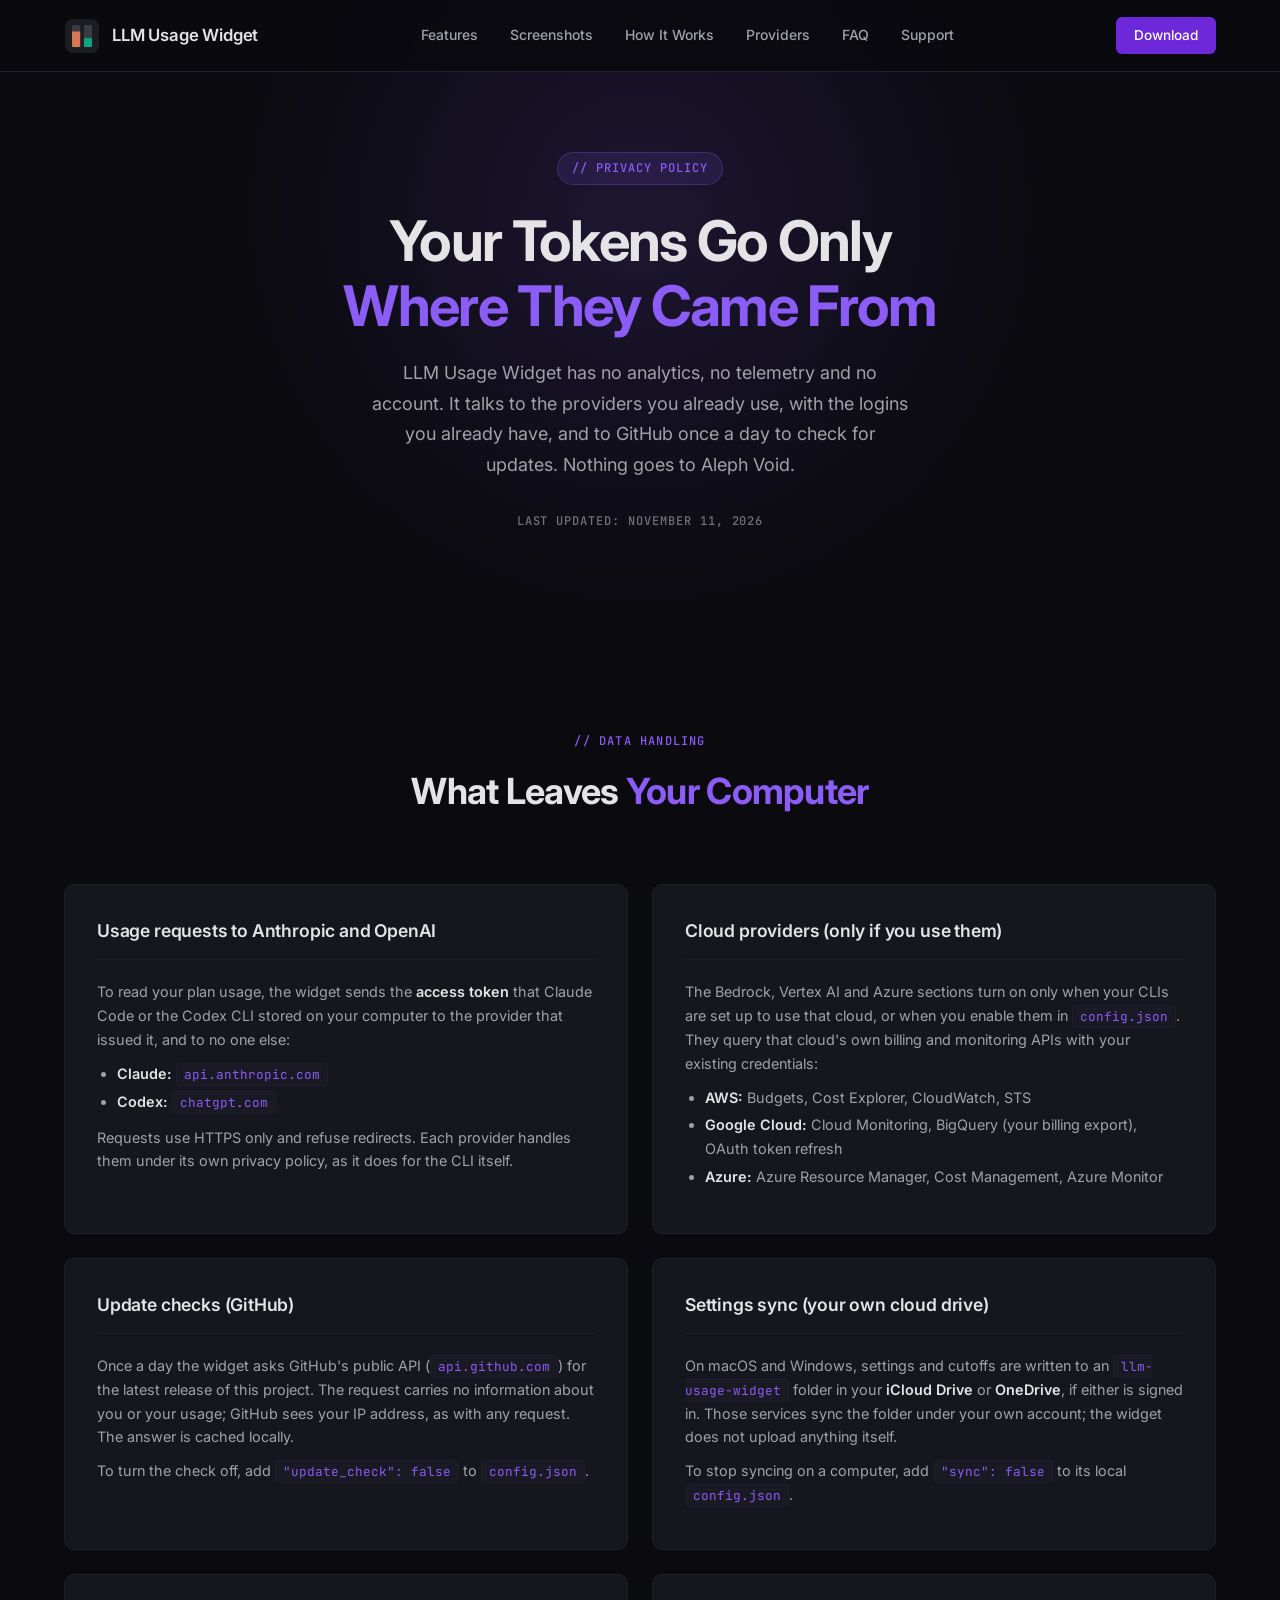
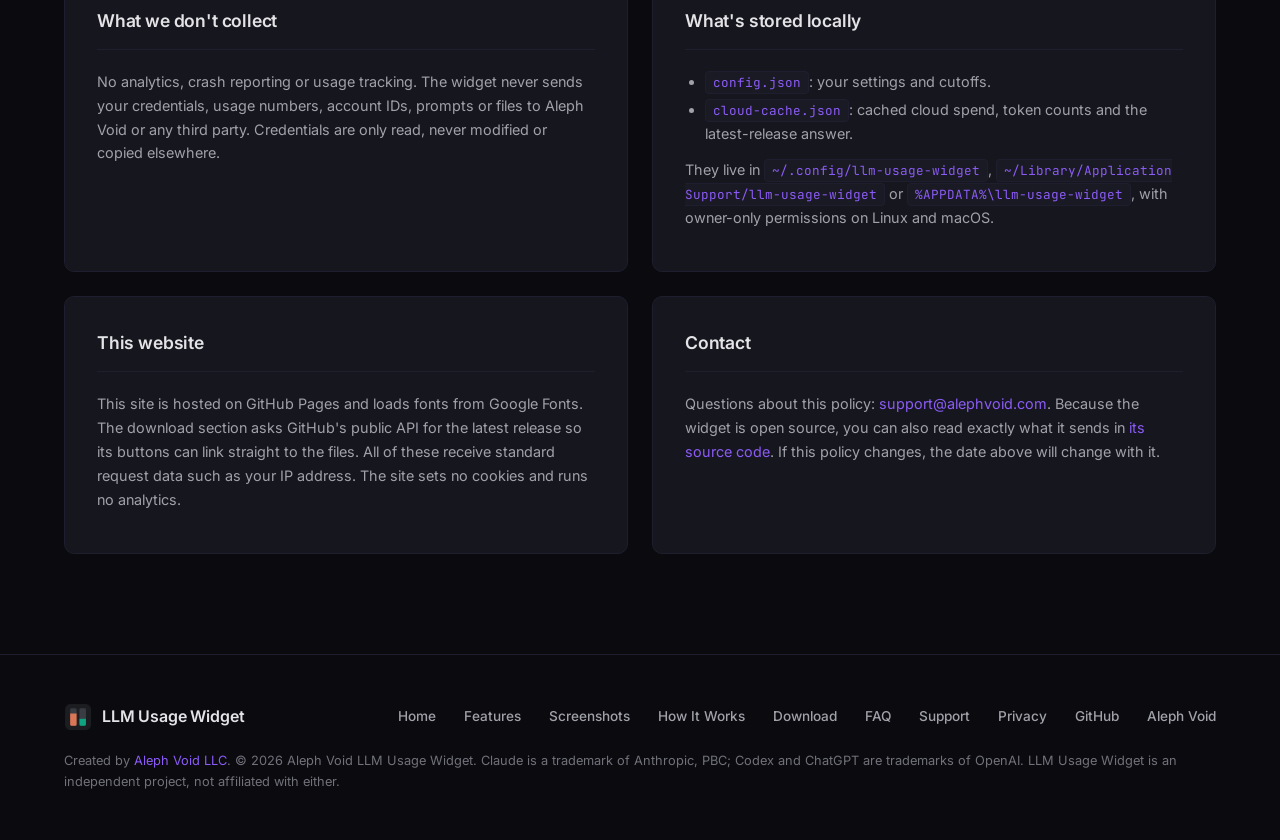
<file: site/privacy.html>
<!DOCTYPE html>
<html lang="en">
<head>
  <meta charset="UTF-8" />
  <meta name="viewport" content="width=device-width, initial-scale=1.0" />
  <title>Privacy Policy &mdash; Aleph Void LLM Usage Widget</title>
  <meta name="description" content="LLM Usage Widget has no analytics or telemetry. It sends each login token only to the provider that issued it and checks GitHub once a day for updates." />
  <link rel="icon" href="/favicon.ico" sizes="48x48" />
  <link rel="icon" type="image/svg+xml" href="assets/img/logo.svg" />
  <link rel="icon" type="image/png" href="assets/img/app-icon.png" sizes="256x256" />

  <!-- Open Graph -->
  <meta property="og:type" content="website" />
  <meta property="og:site_name" content="Aleph Void LLM Usage Widget" />
  <meta property="og:url" content="https://llm-usage-widget.alephvoid.com/privacy.html" />
  <meta property="og:title" content="LLM Usage Widget — Your Claude & Codex Limits, Always in View" />
  <meta property="og:description" content="Session and weekly limits, model-scoped limits and time until each reset, in your top bar, menu bar or taskbar. Free and open source for Linux, macOS and Windows." />
  <meta property="og:image" content="https://llm-usage-widget.alephvoid.com/assets/img/app-icon.png" />
  <meta property="og:image:type" content="image/png" />
  <meta property="og:image:width" content="256" />
  <meta property="og:image:height" content="256" />
  <meta property="og:image:alt" content="LLM Usage Widget icon" />

  <!-- Twitter Card -->
  <meta name="twitter:card" content="summary" />
  <meta name="twitter:title" content="LLM Usage Widget — Your Claude & Codex Limits, Always in View" />
  <meta name="twitter:description" content="Claude and Codex plan usage limits with reset countdowns, in the Linux top bar, macOS menu bar or Windows taskbar. Free and open source." />
  <meta name="twitter:image" content="https://llm-usage-widget.alephvoid.com/assets/img/app-icon.png" />
  <meta name="twitter:image:alt" content="LLM Usage Widget icon" />
  <link rel="preconnect" href="https://fonts.googleapis.com" />
  <link rel="preconnect" href="https://fonts.gstatic.com" crossorigin />
  <link href="https://fonts.googleapis.com/css2?family=Inter:wght@300;400;500;600;700&family=JetBrains+Mono:wght@400;500&display=swap" rel="stylesheet" />
  <link rel="stylesheet" href="styles.css" />
</head>
<body>
  <!-- Navigation -->
  <nav id="nav">
    <div class="nav-inner">
      <a href="index.html" class="nav-brand">
        <img class="nav-logo" src="assets/img/app-icon.png" alt="LLM Usage Widget" />
        <span>LLM Usage Widget</span>
      </a>
      <div class="nav-links">
        <a href="index.html#features">Features</a>
        <a href="index.html#screenshots">Screenshots</a>
        <a href="index.html#how-it-works">How It Works</a>
        <a href="index.html#providers">Providers</a>
        <a href="index.html#faq">FAQ</a>
        <a href="support.html">Support</a>
      </div>
      <div class="nav-actions">
        <a href="index.html#install" class="btn btn-sm btn-primary">Download</a>
      </div>
      <button class="mobile-menu-btn" id="mobile-menu-btn" aria-label="Menu">
        <span></span><span></span><span></span>
      </button>
    </div>
    <div class="mobile-menu" id="mobile-menu">
      <a href="index.html#features">Features</a>
      <a href="index.html#screenshots">Screenshots</a>
      <a href="index.html#how-it-works">How It Works</a>
      <a href="index.html#providers">Providers</a>
      <a href="index.html#faq">FAQ</a>
      <a href="support.html">Support</a>
      <a href="index.html#install" class="btn btn-primary">Download</a>
    </div>
  </nav>

  <!-- Hero -->
  <section class="hero">
    <div class="container">
      <div class="hero-content">
        <div class="hero-badge">// Privacy Policy</div>
        <h1>Your Tokens Go Only<br /><span class="text-gradient">Where They Came From</span></h1>
        <p class="hero-subtitle">
          LLM Usage Widget has no analytics, no telemetry and no account. It talks to the
          providers you already use, with the logins you already have, and to GitHub once a day
          to check for updates. Nothing goes to Aleph Void.
        </p>
        <p class="hero-platforms-label">Last updated: November 11, 2026</p>
      </div>
    </div>
  </section>

  <section class="docs">
    <div class="container">
      <div class="section-header">
        <span class="section-label">// Data Handling</span>
        <h2>What Leaves <span class="text-gradient">Your Computer</span></h2>
      </div>
      <div class="docs-grid">
        <div class="doc-card">
          <h3>Usage requests to Anthropic and OpenAI</h3>
          <div class="doc-content">
            <p>To read your plan usage, the widget sends the <strong>access token</strong> that Claude Code or the Codex CLI stored on your computer to the provider that issued it, and to no one else:</p>
            <ul>
              <li><strong>Claude:</strong> <code>api.anthropic.com</code></li>
              <li><strong>Codex:</strong> <code>chatgpt.com</code></li>
            </ul>
            <p>Requests use HTTPS only and refuse redirects. Each provider handles them under its own privacy policy, as it does for the CLI itself.</p>
          </div>
        </div>
        <div class="doc-card">
          <h3>Cloud providers (only if you use them)</h3>
          <div class="doc-content">
            <p>The Bedrock, Vertex AI and Azure sections turn on only when your CLIs are set up to use that cloud, or when you enable them in <code>config.json</code>. They query that cloud's own billing and monitoring APIs with your existing credentials:</p>
            <ul>
              <li><strong>AWS:</strong> Budgets, Cost Explorer, CloudWatch, STS</li>
              <li><strong>Google Cloud:</strong> Cloud Monitoring, BigQuery (your billing export), OAuth token refresh</li>
              <li><strong>Azure:</strong> Azure Resource Manager, Cost Management, Azure Monitor</li>
            </ul>
          </div>
        </div>
        <div class="doc-card">
          <h3>Update checks (GitHub)</h3>
          <div class="doc-content">
            <p>Once a day the widget asks GitHub's public API (<code>api.github.com</code>) for the latest release of this project. The request carries no information about you or your usage; GitHub sees your IP address, as with any request. The answer is cached locally.</p>
            <p>To turn the check off, add <code>"update_check": false</code> to <code>config.json</code>.</p>
          </div>
        </div>
        <div class="doc-card">
          <h3>Settings sync (your own cloud drive)</h3>
          <div class="doc-content">
            <p>On macOS and Windows, settings and cutoffs are written to an <code>llm-usage-widget</code> folder in your <strong>iCloud Drive</strong> or <strong>OneDrive</strong>, if either is signed in. Those services sync the folder under your own account; the widget does not upload anything itself.</p>
            <p>To stop syncing on a computer, add <code>"sync": false</code> to its local <code>config.json</code>.</p>
          </div>
        </div>
        <div class="doc-card">
          <h3>What we don't collect</h3>
          <div class="doc-content">
            <p>No analytics, crash reporting or usage tracking. The widget never sends your credentials, usage numbers, account IDs, prompts or files to Aleph Void or any third party. Credentials are only read, never modified or copied elsewhere.</p>
          </div>
        </div>
        <div class="doc-card">
          <h3>What's stored locally</h3>
          <div class="doc-content">
            <ul>
              <li><code>config.json</code>: your settings and cutoffs.</li>
              <li><code>cloud-cache.json</code>: cached cloud spend, token counts and the latest-release answer.</li>
            </ul>
            <p>They live in <code>~/.config/llm-usage-widget</code>, <code>~/Library/Application Support/llm-usage-widget</code> or <code>%APPDATA%\llm-usage-widget</code>, with owner-only permissions on Linux and macOS.</p>
          </div>
        </div>
        <div class="doc-card">
          <h3>This website</h3>
          <div class="doc-content">
            <p>This site is hosted on GitHub Pages and loads fonts from Google Fonts. The download section asks GitHub's public API for the latest release so its buttons can link straight to the files. All of these receive standard request data such as your IP address. The site sets no cookies and runs no analytics.</p>
          </div>
        </div>
        <div class="doc-card">
          <h3>Contact</h3>
          <div class="doc-content">
            <p>Questions about this policy: <a href="mailto:support@alephvoid.com?subject=LLM%20Usage%20Widget%20privacy">support@alephvoid.com</a>. Because the widget is open source, you can also read exactly what it sends in <a href="https://github.com/aleph-void/LLM-Usage-Desktop-Widget" target="_blank" rel="noopener">its source code</a>. If this policy changes, the date above will change with it.</p>
          </div>
        </div>
      </div>
    </div>
  </section>

  <!-- Footer -->
  <footer class="footer">
    <div class="container">
      <div class="footer-inner">
        <div class="footer-brand">
          <img class="footer-logo" src="assets/img/app-icon.png" alt="LLM Usage Widget" />
          <span>LLM Usage Widget</span>
        </div>
        <div class="footer-links">
          <a href="index.html">Home</a>
          <a href="index.html#features">Features</a>
          <a href="index.html#screenshots">Screenshots</a>
          <a href="index.html#how-it-works">How It Works</a>
          <a href="index.html#install">Download</a>
          <a href="index.html#faq">FAQ</a>
          <a href="support.html">Support</a>
          <a href="privacy.html">Privacy</a>
          <a href="https://github.com/aleph-void/LLM-Usage-Desktop-Widget" target="_blank" rel="noopener">GitHub</a>
          <a href="https://alephvoid.com" target="_blank" rel="noopener">Aleph Void</a>
        </div>
        <p class="footer-copy">Created by <a href="https://alephvoid.com" target="_blank" rel="noopener">Aleph Void LLC</a>. &copy; 2026 Aleph Void LLM Usage Widget. Claude is a trademark of Anthropic, PBC; Codex and ChatGPT are trademarks of OpenAI. LLM Usage Widget is an independent project, not affiliated with either.</p>
      </div>
    </div>
  </footer>

  <script src="main.js"></script>
</body>
</html>
</file>
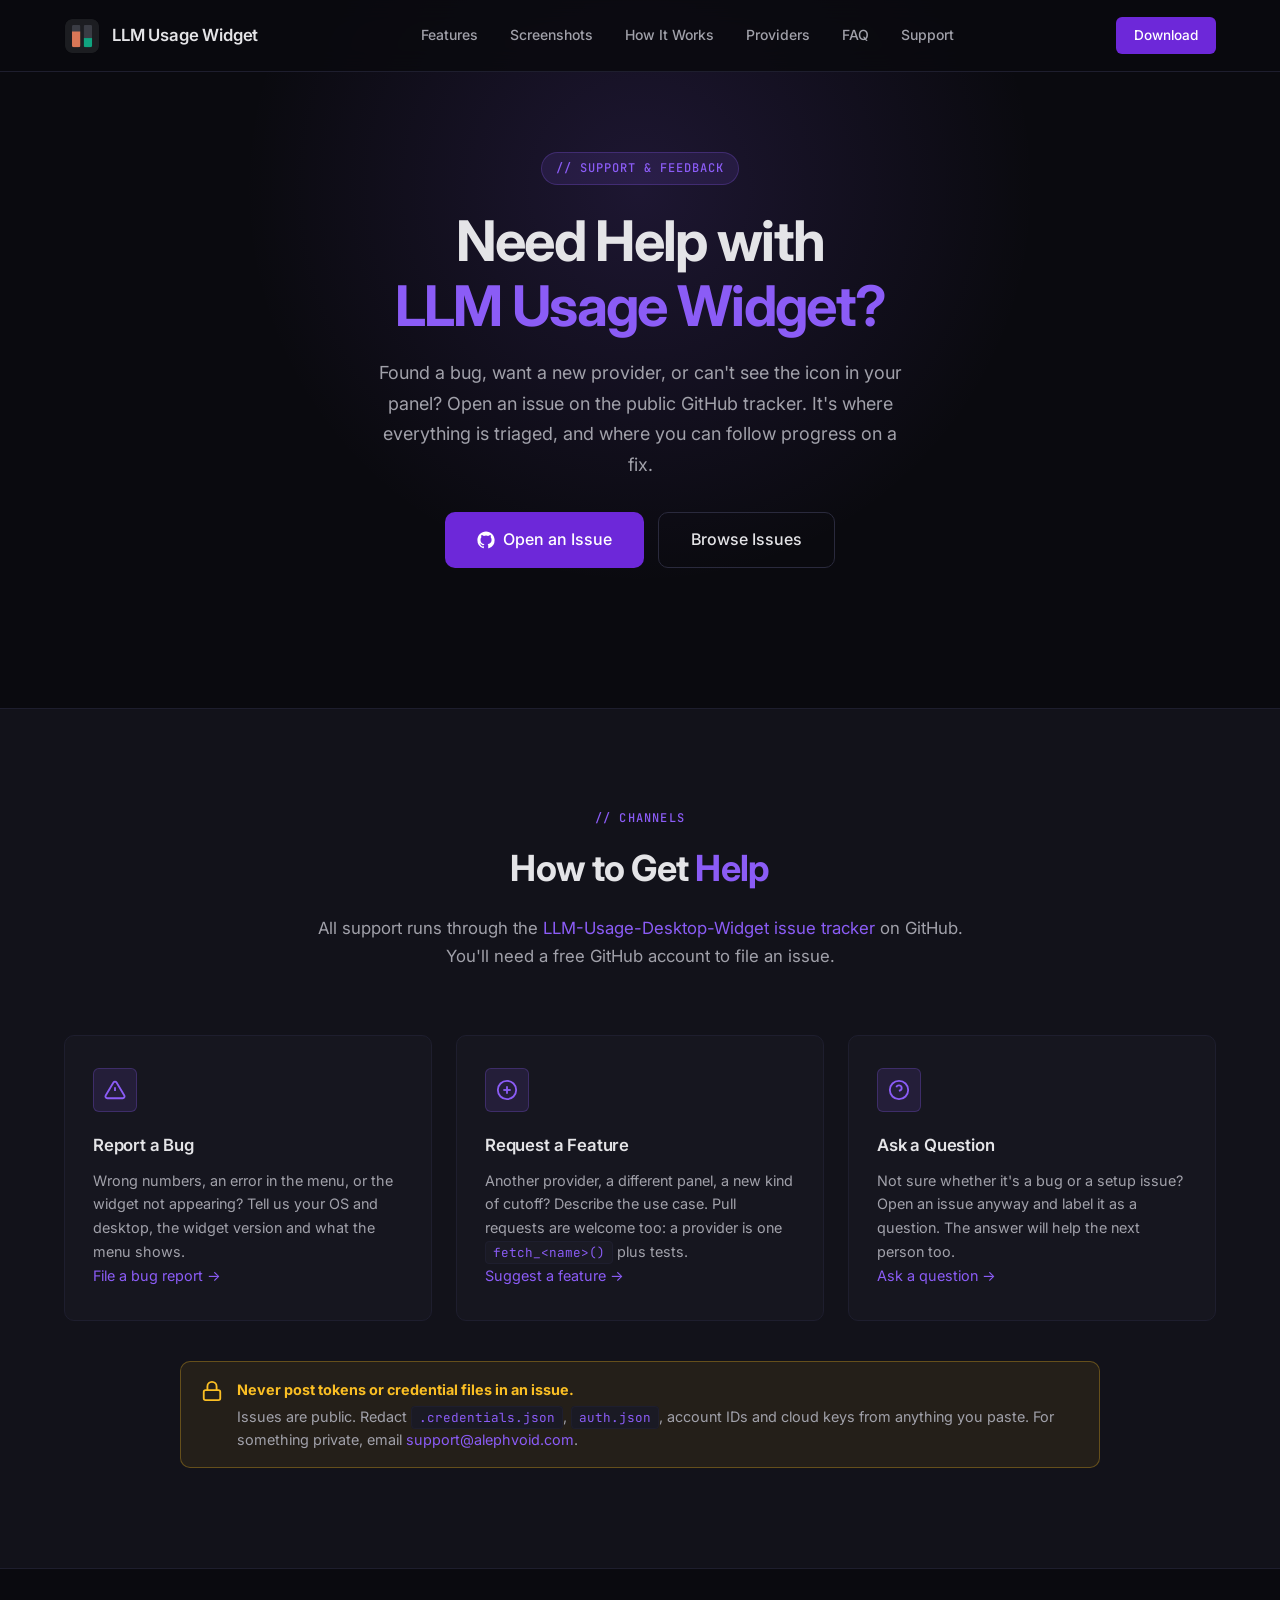
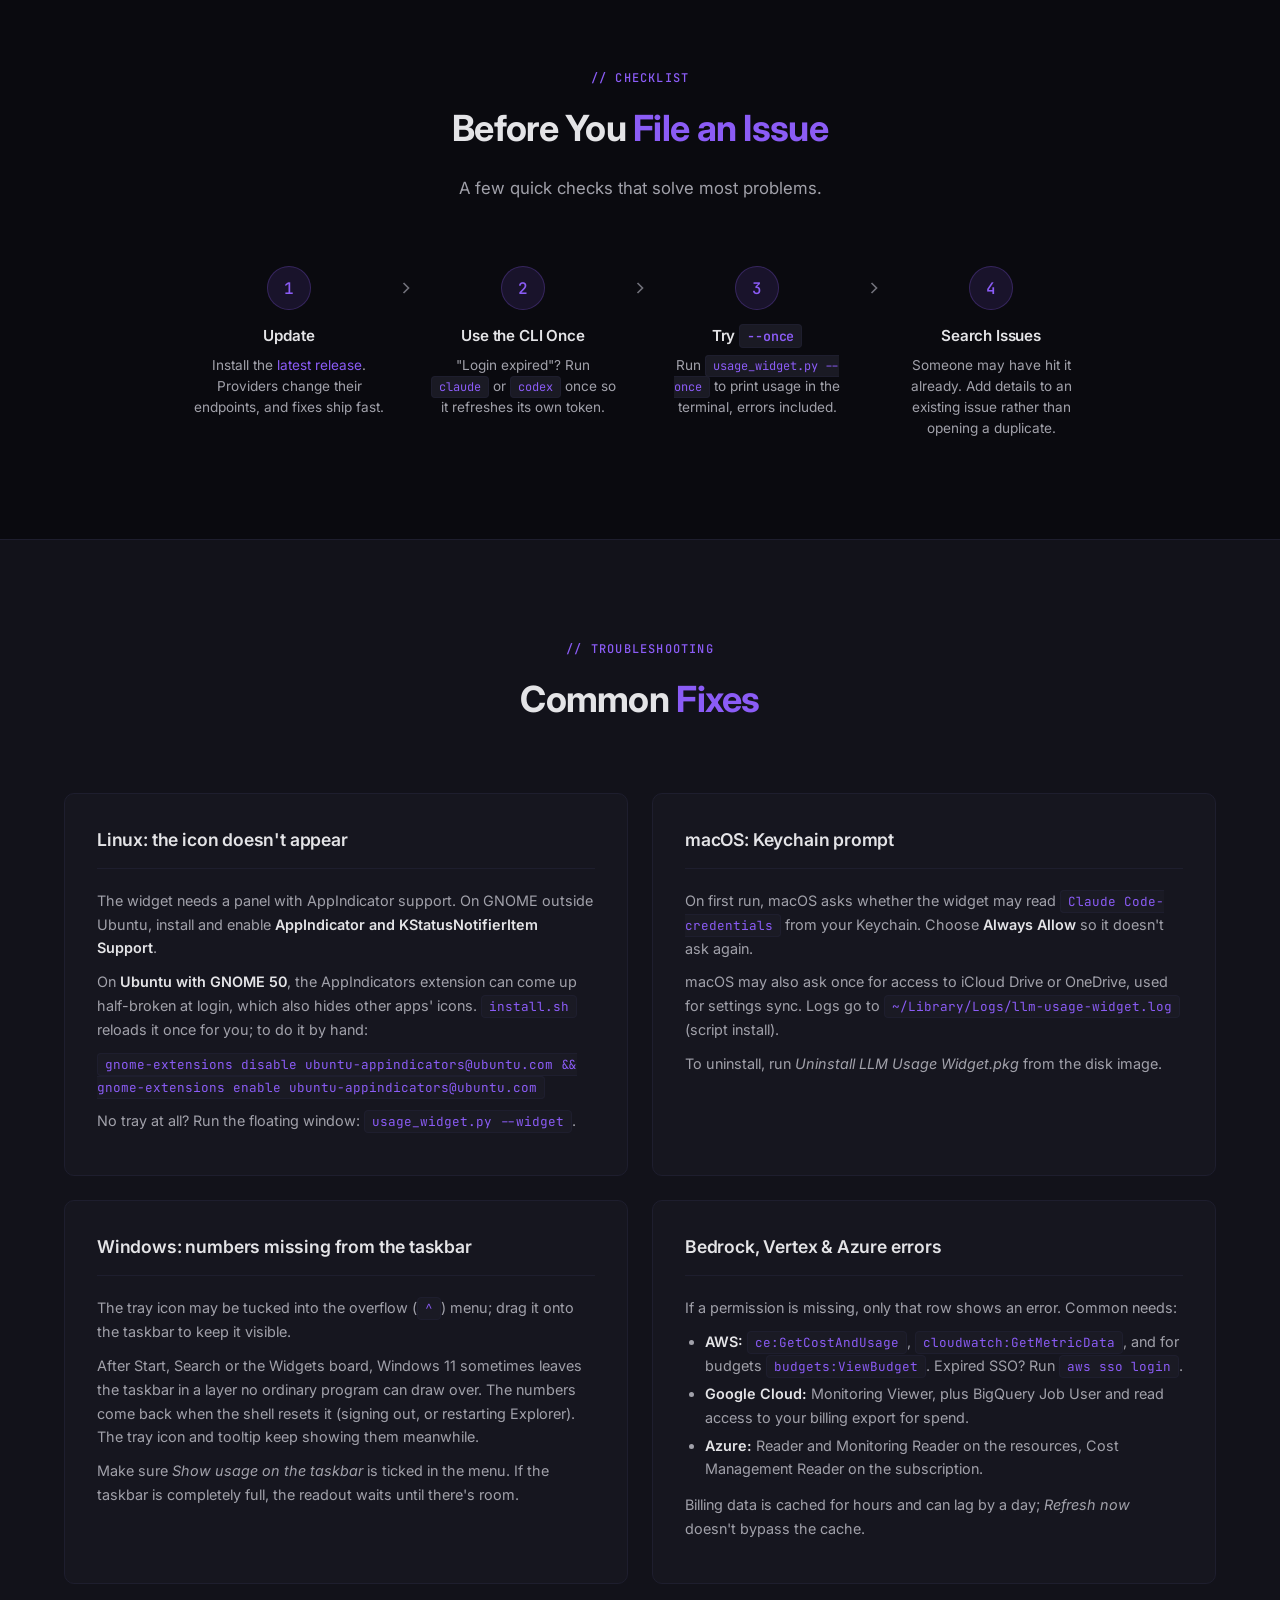
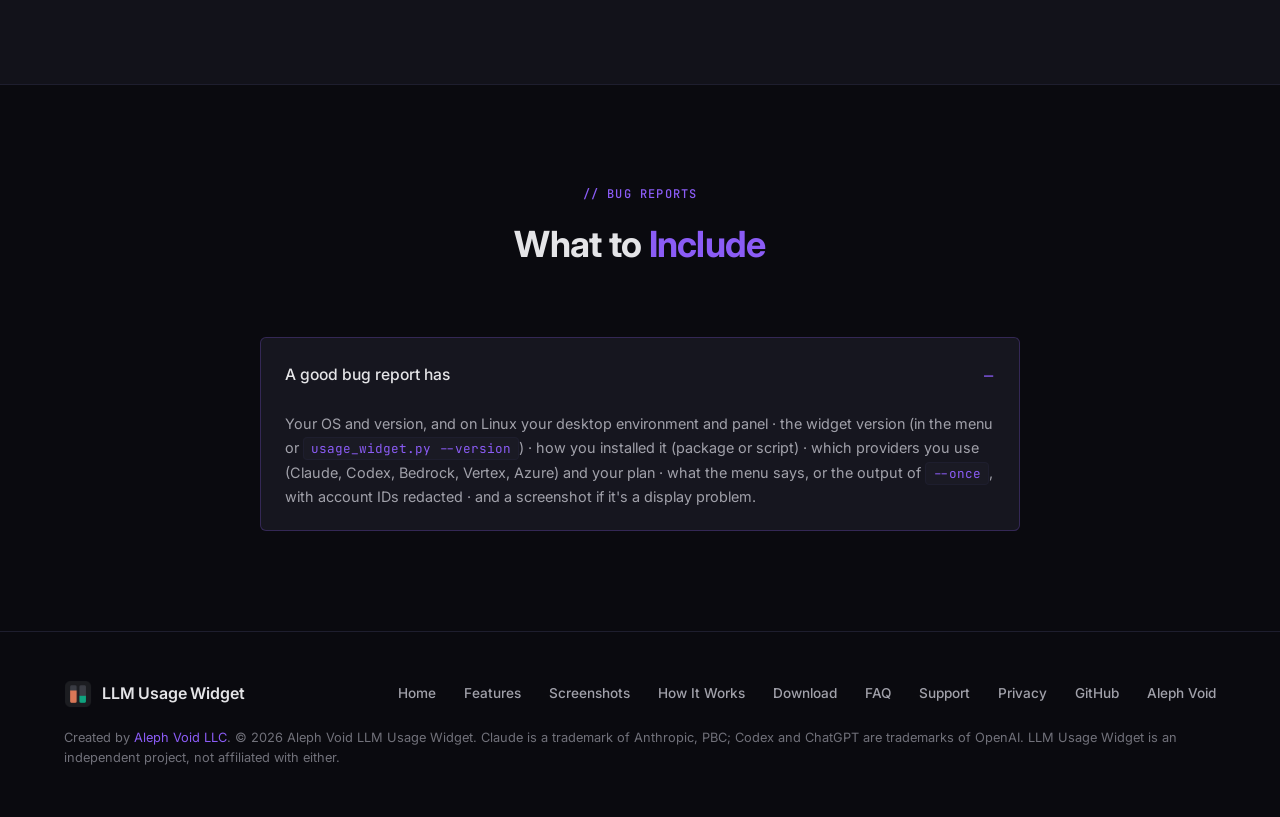
<file: site/support.html>
<!DOCTYPE html>
<html lang="en">
<head>
  <meta charset="UTF-8" />
  <meta name="viewport" content="width=device-width, initial-scale=1.0" />
  <title>Support &mdash; Aleph Void LLM Usage Widget</title>
  <meta name="description" content="Get help with LLM Usage Widget: report bugs, request features and fix common Linux, macOS, Windows and cloud setup problems." />
  <link rel="icon" href="/favicon.ico" sizes="48x48" />
  <link rel="icon" type="image/svg+xml" href="assets/img/logo.svg" />
  <link rel="icon" type="image/png" href="assets/img/app-icon.png" sizes="256x256" />

  <!-- Open Graph -->
  <meta property="og:type" content="website" />
  <meta property="og:site_name" content="Aleph Void LLM Usage Widget" />
  <meta property="og:url" content="https://llm-usage-widget.alephvoid.com/support.html" />
  <meta property="og:title" content="LLM Usage Widget — Your Claude & Codex Limits, Always in View" />
  <meta property="og:description" content="Session and weekly limits, model-scoped limits and time until each reset, in your top bar, menu bar or taskbar. Free and open source for Linux, macOS and Windows." />
  <meta property="og:image" content="https://llm-usage-widget.alephvoid.com/assets/img/app-icon.png" />
  <meta property="og:image:type" content="image/png" />
  <meta property="og:image:width" content="256" />
  <meta property="og:image:height" content="256" />
  <meta property="og:image:alt" content="LLM Usage Widget icon" />

  <!-- Twitter Card -->
  <meta name="twitter:card" content="summary" />
  <meta name="twitter:title" content="LLM Usage Widget — Your Claude & Codex Limits, Always in View" />
  <meta name="twitter:description" content="Claude and Codex plan usage limits with reset countdowns, in the Linux top bar, macOS menu bar or Windows taskbar. Free and open source." />
  <meta name="twitter:image" content="https://llm-usage-widget.alephvoid.com/assets/img/app-icon.png" />
  <meta name="twitter:image:alt" content="LLM Usage Widget icon" />
  <link rel="preconnect" href="https://fonts.googleapis.com" />
  <link rel="preconnect" href="https://fonts.gstatic.com" crossorigin />
  <link href="https://fonts.googleapis.com/css2?family=Inter:wght@300;400;500;600;700&family=JetBrains+Mono:wght@400;500&display=swap" rel="stylesheet" />
  <link rel="stylesheet" href="styles.css" />
</head>
<body>
  <!-- Navigation -->
  <nav id="nav">
    <div class="nav-inner">
      <a href="index.html" class="nav-brand">
        <img class="nav-logo" src="assets/img/app-icon.png" alt="LLM Usage Widget" />
        <span>LLM Usage Widget</span>
      </a>
      <div class="nav-links">
        <a href="index.html#features">Features</a>
        <a href="index.html#screenshots">Screenshots</a>
        <a href="index.html#how-it-works">How It Works</a>
        <a href="index.html#providers">Providers</a>
        <a href="index.html#faq">FAQ</a>
        <a href="support.html">Support</a>
      </div>
      <div class="nav-actions">
        <a href="index.html#install" class="btn btn-sm btn-primary">Download</a>
      </div>
      <button class="mobile-menu-btn" id="mobile-menu-btn" aria-label="Menu">
        <span></span><span></span><span></span>
      </button>
    </div>
    <div class="mobile-menu" id="mobile-menu">
      <a href="index.html#features">Features</a>
      <a href="index.html#screenshots">Screenshots</a>
      <a href="index.html#how-it-works">How It Works</a>
      <a href="index.html#providers">Providers</a>
      <a href="index.html#faq">FAQ</a>
      <a href="support.html">Support</a>
      <a href="index.html#install" class="btn btn-primary">Download</a>
    </div>
  </nav>

  <!-- Hero -->
  <section class="hero">
    <div class="container">
      <div class="hero-content">
        <div class="hero-badge">// Support &amp; Feedback</div>
        <h1>Need Help with<br /><span class="text-gradient">LLM Usage Widget?</span></h1>
        <p class="hero-subtitle">
          Found a bug, want a new provider, or can't see the icon in your panel? Open an issue
          on the public GitHub tracker. It's where everything is triaged, and where you can
          follow progress on a fix.
        </p>
        <div class="hero-actions">
          <a href="https://github.com/aleph-void/LLM-Usage-Desktop-Widget/issues/new" class="btn btn-primary btn-lg" target="_blank" rel="noopener">
            <svg viewBox="0 0 24 24" fill="currentColor" class="btn-icon"><path d="M12 .5C5.65.5.5 5.65.5 12a11.5 11.5 0 0 0 7.86 10.92c.58.1.79-.25.79-.56v-2c-3.2.7-3.87-1.37-3.87-1.37-.53-1.33-1.28-1.69-1.28-1.69-1.05-.71.08-.7.08-.7 1.16.08 1.77 1.19 1.77 1.19 1.03 1.77 2.7 1.26 3.36.96.1-.75.4-1.26.73-1.55-2.55-.29-5.24-1.28-5.24-5.69 0-1.26.45-2.29 1.19-3.1-.12-.29-.52-1.46.11-3.05 0 0 .97-.31 3.17 1.18a11 11 0 0 1 5.77 0c2.2-1.49 3.17-1.18 3.17-1.18.63 1.59.23 2.76.11 3.05.74.81 1.19 1.84 1.19 3.1 0 4.42-2.69 5.39-5.26 5.68.41.36.78 1.06.78 2.14v3.17c0 .31.21.67.8.56A11.5 11.5 0 0 0 23.5 12C23.5 5.65 18.35.5 12 .5z"/></svg>
            Open an Issue
          </a>
          <a href="https://github.com/aleph-void/LLM-Usage-Desktop-Widget/issues" class="btn btn-outline btn-lg" target="_blank" rel="noopener">Browse Issues</a>
        </div>
      </div>
    </div>
  </section>

  <!-- Support channels -->
  <section class="features">
    <div class="container">
      <div class="section-header">
        <span class="section-label">// Channels</span>
        <h2>How to Get <span class="text-gradient">Help</span></h2>
        <p>All support runs through the <a href="https://github.com/aleph-void/LLM-Usage-Desktop-Widget/issues" target="_blank" rel="noopener">LLM-Usage-Desktop-Widget issue tracker</a> on GitHub. You'll need a free GitHub account to file an issue.</p>
      </div>
      <div class="feature-grid">
        <div class="feature-card">
          <div class="feature-icon">
            <svg viewBox="0 0 24 24" fill="none" stroke="currentColor" stroke-width="2"><path d="M10.29 3.86L1.82 18a2 2 0 0 0 1.71 3h16.94a2 2 0 0 0 1.71-3L13.71 3.86a2 2 0 0 0-3.42 0z"/><line x1="12" y1="9" x2="12" y2="13"/><line x1="12" y1="17" x2="12.01" y2="17"/></svg>
          </div>
          <h3>Report a Bug</h3>
          <p>Wrong numbers, an error in the menu, or the widget not appearing? Tell us your OS and desktop, the widget version and what the menu shows.</p>
          <p><a href="https://github.com/aleph-void/LLM-Usage-Desktop-Widget/issues/new?labels=bug" target="_blank" rel="noopener">File a bug report &rarr;</a></p>
        </div>
        <div class="feature-card">
          <div class="feature-icon">
            <svg viewBox="0 0 24 24" fill="none" stroke="currentColor" stroke-width="2"><circle cx="12" cy="12" r="10"/><line x1="12" y1="8" x2="12" y2="16"/><line x1="8" y1="12" x2="16" y2="12"/></svg>
          </div>
          <h3>Request a Feature</h3>
          <p>Another provider, a different panel, a new kind of cutoff? Describe the use case. Pull requests are welcome too: a provider is one <code>fetch_&lt;name&gt;()</code> plus tests.</p>
          <p><a href="https://github.com/aleph-void/LLM-Usage-Desktop-Widget/issues/new?labels=enhancement" target="_blank" rel="noopener">Suggest a feature &rarr;</a></p>
        </div>
        <div class="feature-card">
          <div class="feature-icon">
            <svg viewBox="0 0 24 24" fill="none" stroke="currentColor" stroke-width="2"><circle cx="12" cy="12" r="10"/><path d="M9.09 9a3 3 0 0 1 5.83 1c0 2-3 3-3 3"/><line x1="12" y1="17" x2="12.01" y2="17"/></svg>
          </div>
          <h3>Ask a Question</h3>
          <p>Not sure whether it's a bug or a setup issue? Open an issue anyway and label it as a question. The answer will help the next person too.</p>
          <p><a href="https://github.com/aleph-void/LLM-Usage-Desktop-Widget/issues/new?labels=question" target="_blank" rel="noopener">Ask a question &rarr;</a></p>
        </div>
      </div>
      <div class="install-warning" role="note" style="max-width: 920px; margin: 40px auto 0;">
        <svg viewBox="0 0 24 24" fill="none" stroke="currentColor" stroke-width="2" aria-hidden="true"><rect x="3" y="11" width="18" height="11" rx="2"/><path d="M7 11V7a5 5 0 0 1 10 0v4"/></svg>
        <div>
          <strong>Never post tokens or credential files in an issue.</strong>
          Issues are public. Redact <code>.credentials.json</code>, <code>auth.json</code>, account IDs and cloud keys from anything you paste. For something private, email <a href="mailto:support@alephvoid.com?subject=LLM%20Usage%20Widget">support@alephvoid.com</a>.
        </div>
      </div>
    </div>
  </section>

  <!-- Before you file -->
  <section class="how-it-works">
    <div class="container">
      <div class="section-header">
        <span class="section-label">// Checklist</span>
        <h2>Before You <span class="text-gradient">File an Issue</span></h2>
        <p>A few quick checks that solve most problems.</p>
      </div>
      <div class="workflow-steps">
        <div class="steps">
          <div class="step">
            <div class="step-num">1</div>
            <div class="step-content">
              <h4>Update</h4>
              <p>Install the <a href="https://github.com/aleph-void/LLM-Usage-Desktop-Widget/releases/latest" target="_blank" rel="noopener">latest release</a>. Providers change their endpoints, and fixes ship fast.</p>
            </div>
          </div>
          <div class="step-arrow">
            <svg viewBox="0 0 24 24" fill="none" stroke="currentColor" stroke-width="2"><polyline points="9 18 15 12 9 6"/></svg>
          </div>
          <div class="step">
            <div class="step-num">2</div>
            <div class="step-content">
              <h4>Use the CLI Once</h4>
              <p>"Login expired"? Run <code>claude</code> or <code>codex</code> once so it refreshes its own token.</p>
            </div>
          </div>
          <div class="step-arrow">
            <svg viewBox="0 0 24 24" fill="none" stroke="currentColor" stroke-width="2"><polyline points="9 18 15 12 9 6"/></svg>
          </div>
          <div class="step">
            <div class="step-num">3</div>
            <div class="step-content">
              <h4>Try <code>--once</code></h4>
              <p>Run <code>usage_widget.py --once</code> to print usage in the terminal, errors included.</p>
            </div>
          </div>
          <div class="step-arrow">
            <svg viewBox="0 0 24 24" fill="none" stroke="currentColor" stroke-width="2"><polyline points="9 18 15 12 9 6"/></svg>
          </div>
          <div class="step">
            <div class="step-num">4</div>
            <div class="step-content">
              <h4>Search Issues</h4>
              <p>Someone may have hit it already. Add details to an existing issue rather than opening a duplicate.</p>
            </div>
          </div>
        </div>
      </div>
    </div>
  </section>

  <!-- Troubleshooting -->
  <section class="docs hardware">
    <div class="container">
      <div class="section-header">
        <span class="section-label">// Troubleshooting</span>
        <h2>Common <span class="text-gradient">Fixes</span></h2>
      </div>
      <div class="docs-grid">
        <div class="doc-card" id="linux">
          <h3>Linux: the icon doesn't appear</h3>
          <div class="doc-content">
            <p>The widget needs a panel with AppIndicator support. On GNOME outside Ubuntu, install and enable <strong>AppIndicator and KStatusNotifierItem Support</strong>.</p>
            <p>On <strong>Ubuntu with GNOME 50</strong>, the AppIndicators extension can come up half-broken at login, which also hides other apps' icons. <code>install.sh</code> reloads it once for you; to do it by hand:</p>
            <p><code>gnome-extensions disable ubuntu-appindicators@ubuntu.com &amp;&amp; gnome-extensions enable ubuntu-appindicators@ubuntu.com</code></p>
            <p>No tray at all? Run the floating window: <code>usage_widget.py --widget</code>.</p>
          </div>
        </div>
        <div class="doc-card" id="macos">
          <h3>macOS: Keychain prompt</h3>
          <div class="doc-content">
            <p>On first run, macOS asks whether the widget may read <code>Claude Code-credentials</code> from your Keychain. Choose <strong>Always Allow</strong> so it doesn't ask again.</p>
            <p>macOS may also ask once for access to iCloud Drive or OneDrive, used for settings sync. Logs go to <code>~/Library/Logs/llm-usage-widget.log</code> (script install).</p>
            <p>To uninstall, run <em>Uninstall LLM Usage Widget.pkg</em> from the disk image.</p>
          </div>
        </div>
        <div class="doc-card" id="windows">
          <h3>Windows: numbers missing from the taskbar</h3>
          <div class="doc-content">
            <p>The tray icon may be tucked into the overflow (<code>^</code>) menu; drag it onto the taskbar to keep it visible.</p>
            <p>After Start, Search or the Widgets board, Windows&nbsp;11 sometimes leaves the taskbar in a layer no ordinary program can draw over. The numbers come back when the shell resets it (signing out, or restarting Explorer). The tray icon and tooltip keep showing them meanwhile.</p>
            <p>Make sure <em>Show usage on the taskbar</em> is ticked in the menu. If the taskbar is completely full, the readout waits until there's room.</p>
          </div>
        </div>
        <div class="doc-card" id="cloud">
          <h3>Bedrock, Vertex &amp; Azure errors</h3>
          <div class="doc-content">
            <p>If a permission is missing, only that row shows an error. Common needs:</p>
            <ul>
              <li><strong>AWS:</strong> <code>ce:GetCostAndUsage</code>, <code>cloudwatch:GetMetricData</code>, and for budgets <code>budgets:ViewBudget</code>. Expired SSO? Run <code>aws sso login</code>.</li>
              <li><strong>Google Cloud:</strong> Monitoring Viewer, plus BigQuery Job User and read access to your billing export for spend.</li>
              <li><strong>Azure:</strong> Reader and Monitoring Reader on the resources, Cost Management Reader on the subscription.</li>
            </ul>
            <p>Billing data is cached for hours and can lag by a day; <em>Refresh now</em> doesn't bypass the cache.</p>
          </div>
        </div>
      </div>
    </div>
  </section>

  <!-- What to include -->
  <section class="faq">
    <div class="container">
      <div class="section-header">
        <span class="section-label">// Bug Reports</span>
        <h2>What to <span class="text-gradient">Include</span></h2>
      </div>
      <div class="faq-list">
        <details class="faq-item" open>
          <summary>A good bug report has</summary>
          <p>Your OS and version, and on Linux your desktop environment and panel &middot; the widget version (in the menu or <code>usage_widget.py --version</code>) &middot; how you installed it (package or script) &middot; which providers you use (Claude, Codex, Bedrock, Vertex, Azure) and your plan &middot; what the menu says, or the output of <code>--once</code>, with account IDs redacted &middot; and a screenshot if it's a display problem.</p>
        </details>
      </div>
    </div>
  </section>

  <!-- Footer -->
  <footer class="footer">
    <div class="container">
      <div class="footer-inner">
        <div class="footer-brand">
          <img class="footer-logo" src="assets/img/app-icon.png" alt="LLM Usage Widget" />
          <span>LLM Usage Widget</span>
        </div>
        <div class="footer-links">
          <a href="index.html">Home</a>
          <a href="index.html#features">Features</a>
          <a href="index.html#screenshots">Screenshots</a>
          <a href="index.html#how-it-works">How It Works</a>
          <a href="index.html#install">Download</a>
          <a href="index.html#faq">FAQ</a>
          <a href="support.html">Support</a>
          <a href="privacy.html">Privacy</a>
          <a href="https://github.com/aleph-void/LLM-Usage-Desktop-Widget" target="_blank" rel="noopener">GitHub</a>
          <a href="https://alephvoid.com" target="_blank" rel="noopener">Aleph Void</a>
        </div>
        <p class="footer-copy">Created by <a href="https://alephvoid.com" target="_blank" rel="noopener">Aleph Void LLC</a>. &copy; 2026 Aleph Void LLM Usage Widget. Claude is a trademark of Anthropic, PBC; Codex and ChatGPT are trademarks of OpenAI. LLM Usage Widget is an independent project, not affiliated with either.</p>
      </div>
    </div>
  </footer>

  <script src="main.js"></script>
</body>
</html>
</file>
<file: site/styles.css>
/* ===== Design Tokens (Aleph Void palette, dark-only) ===== */
:root {
  --color-bg: #0a0a0f;
  --color-bg-alt: #12121a;
  --color-bg-card: #16161f;
  --color-surface: #1a1a24;
  --color-border: #1e1e2e;
  --color-border-strong: #2a2a3d;
  --color-text: #e4e4e7;
  --color-text-secondary: #a1a1aa;
  --color-text-muted: #71717a;
  --color-accent: #6d28d9;
  --color-accent-light: #8b5cf6;
  --color-accent-hover: #7c3aed;
  --color-accent-soft: rgba(139, 92, 246, 0.12);
  --color-accent-glow: rgba(139, 92, 246, 0.15);
  --color-accent-border: rgba(139, 92, 246, 0.25);
  --color-success: #4ade80;
  --color-warn: #fbbf24;
  --color-error: #f87171;
  --shadow-sm: 0 1px 2px rgba(0,0,0,.3);
  --shadow-md: 0 4px 12px rgba(0,0,0,.4);
  --shadow-lg: 0 12px 40px rgba(0,0,0,.5);
  --shadow-xl: 0 20px 60px rgba(0,0,0,.6);
  --shadow-glow: 0 0 40px rgba(139, 92, 246, 0.15);
  --radius-sm: 6px;
  --radius-md: 10px;
  --radius-lg: 16px;
  --radius-xl: 24px;
  --font-sans: 'Inter', -apple-system, BlinkMacSystemFont, 'Segoe UI', sans-serif;
  --font-mono: 'JetBrains Mono', 'Fira Code', monospace;
  --nav-height: 72px;
}

/* ===== Reset & Base ===== */
*, *::before, *::after {
  box-sizing: border-box;
  margin: 0;
  padding: 0;
}

html {
  scroll-behavior: smooth;
  scroll-padding-top: calc(var(--nav-height) + 24px);
}

body {
  font-family: var(--font-sans);
  background: var(--color-bg);
  color: var(--color-text);
  line-height: 1.6;
  -webkit-font-smoothing: antialiased;
  -moz-osx-font-smoothing: grayscale;
  overflow-x: hidden;
}

.container {
  max-width: 1200px;
  margin: 0 auto;
  padding: 0 24px;
}

a {
  color: var(--color-accent-light);
  text-decoration: none;
  transition: color .15s;
}
a:hover { color: #a78bfa; }

code {
  font-family: var(--font-mono);
  font-size: .88em;
  background: var(--color-surface);
  border: 1px solid var(--color-border);
  color: var(--color-accent-light);
  padding: 2px 7px;
  border-radius: 4px;
}

/* ===== Buttons ===== */
.btn {
  display: inline-flex;
  align-items: center;
  gap: 8px;
  padding: 12px 24px;
  border-radius: var(--radius-sm);
  font-weight: 500;
  font-size: .95rem;
  cursor: pointer;
  transition: all .2s;
  border: none;
  text-decoration: none;
}
.btn-primary {
  background: var(--color-accent);
  color: #fff;
}
.btn-primary:hover {
  background: var(--color-accent-light);
  color: #fff;
  transform: translateY(-1px);
}
.btn-outline {
  background: transparent;
  color: var(--color-text);
  border: 1px solid var(--color-border-strong);
}
.btn-outline:hover {
  border-color: var(--color-accent);
  color: var(--color-accent-light);
}
.btn-lg {
  padding: 14px 32px;
  font-size: 1rem;
  border-radius: var(--radius-md);
}
.btn-sm {
  padding: 8px 18px;
  font-size: .85rem;
}
.btn-icon {
  width: 18px;
  height: 18px;
}

/* ===== Navigation ===== */
#nav {
  position: fixed;
  top: 0;
  left: 0;
  right: 0;
  height: var(--nav-height);
  background: rgba(10, 10, 15, 0.85);
  backdrop-filter: blur(12px);
  -webkit-backdrop-filter: blur(12px);
  border-bottom: 1px solid var(--color-border);
  z-index: 100;
  transition: background .2s;
}
.nav-inner {
  max-width: 1200px;
  margin: 0 auto;
  padding: 0 24px;
  height: 100%;
  display: flex;
  align-items: center;
  justify-content: space-between;
}
.nav-brand {
  display: flex;
  align-items: center;
  gap: 12px;
  font-weight: 600;
  font-size: 1.05rem;
  letter-spacing: -0.01em;
  color: var(--color-text);
}
.nav-brand:hover { color: var(--color-text); }
.nav-logo {
  width: 36px;
  height: 36px;
  border-radius: 8px;
  object-fit: cover;
}
.nav-links {
  display: flex;
  gap: 32px;
}
.nav-links a {
  color: var(--color-text-secondary);
  font-size: .875rem;
  font-weight: 500;
  transition: color .15s;
}
.nav-links a:hover {
  color: var(--color-text);
}
.nav-actions {
  display: flex;
  align-items: center;
  gap: 12px;
}

.mobile-menu-btn {
  display: none;
  flex-direction: column;
  gap: 5px;
  border: none;
  background: none;
  cursor: pointer;
  padding: 4px;
}
.mobile-menu-btn span {
  display: block;
  width: 22px;
  height: 2px;
  background: var(--color-text);
  border-radius: 2px;
  transition: all .2s;
}
.mobile-menu {
  display: none;
  flex-direction: column;
  gap: 4px;
  padding: 12px 24px 20px;
  background: var(--color-bg);
  border-bottom: 1px solid var(--color-border);
}
.mobile-menu a {
  color: var(--color-text-secondary);
  font-size: .95rem;
  font-weight: 500;
  padding: 10px 0;
}
.mobile-menu.open { display: flex; }

/* ===== Hero ===== */
.hero {
  padding: calc(var(--nav-height) + 80px) 0 100px;
  position: relative;
  overflow: hidden;
}
.hero::before {
  content: '';
  position: absolute;
  top: -30%;
  left: 50%;
  transform: translateX(-50%);
  width: 800px;
  height: 800px;
  background: radial-gradient(circle, var(--color-accent-glow) 0%, transparent 70%);
  pointer-events: none;
  z-index: 0;
}
.hero .container {
  display: grid;
  grid-template-columns: 1fr 1fr;
  gap: 64px;
  align-items: center;
  position: relative;
  z-index: 1;
}
.hero-badge {
  display: inline-flex;
  align-items: center;
  padding: 6px 14px;
  background: var(--color-accent-soft);
  color: var(--color-accent-light);
  font-family: var(--font-mono);
  font-size: .75rem;
  font-weight: 500;
  text-transform: uppercase;
  letter-spacing: .08em;
  border: 1px solid var(--color-accent-border);
  border-radius: 100px;
  margin-bottom: 24px;
}
.hero h1 {
  font-size: clamp(2.25rem, 5vw, 3.5rem);
  font-weight: 700;
  line-height: 1.15;
  letter-spacing: -.03em;
  margin-bottom: 20px;
}
.text-gradient {
  color: var(--color-accent-light);
}
.hero-subtitle {
  font-size: 1.125rem;
  color: var(--color-text-secondary);
  max-width: 540px;
  margin-bottom: 32px;
  line-height: 1.7;
}
.hero-claim {
  font-size: 1rem;
  color: var(--color-text-secondary);
  max-width: 540px;
  margin: -16px 0 32px;
  padding: 14px 18px;
  line-height: 1.6;
  background: var(--color-accent-soft);
  border: 1px solid var(--color-accent-border);
  border-radius: 10px;
}
.hero-claim strong {
  color: var(--color-accent-light);
  font-weight: 600;
}
.hero-claim em {
  font-style: normal;
  color: var(--color-accent-light);
}
.hero-actions {
  display: flex;
  gap: 14px;
  margin-bottom: 40px;
  flex-wrap: wrap;
}
.hero-demo-note {
  font-size: .95rem;
  color: var(--color-text-secondary);
  margin: -24px 0 40px;
}
.hero-demo-note a {
  color: var(--color-accent-light);
  text-decoration: underline;
  text-underline-offset: 3px;
}
.hero-demo-note a:hover {
  color: var(--color-accent-hover);
}
.hero-platforms {
  display: flex;
  align-items: center;
  gap: 20px;
  flex-wrap: wrap;
}
.hero-platforms-label {
  font-family: var(--font-mono);
  font-size: .75rem;
  color: var(--color-text-muted);
  text-transform: uppercase;
  letter-spacing: .08em;
  font-weight: 500;
}
.platform-icons {
  display: flex;
  gap: 16px;
  flex-wrap: wrap;
}
.platform-icon {
  display: flex;
  align-items: center;
  gap: 6px;
  color: var(--color-text-secondary);
  font-size: .85rem;
  font-weight: 500;
}
.platform-icon svg {
  width: 18px;
  height: 18px;
}

/* ===== Hero visual ===== */
.hero-visual {
  display: flex;
  justify-content: center;
}

/* ===== Section Headers ===== */
.section-header {
  text-align: center;
  max-width: 680px;
  margin: 0 auto 64px;
}
.section-label {
  display: block;
  font-family: var(--font-mono);
  font-size: .75rem;
  font-weight: 500;
  text-transform: uppercase;
  letter-spacing: .1em;
  color: var(--color-accent-light);
  margin-bottom: 12px;
}
.section-header h2 {
  font-size: clamp(1.75rem, 3vw, 2.25rem);
  font-weight: 700;
  letter-spacing: -.02em;
  margin-bottom: 16px;
}
.section-header p {
  font-size: 1.05rem;
  color: var(--color-text-secondary);
  line-height: 1.7;
}

/* ===== Features ===== */
.features {
  padding: 100px 0;
  background: var(--color-bg-alt);
  border-top: 1px solid var(--color-border);
  border-bottom: 1px solid var(--color-border);
}
.feature-grid {
  display: grid;
  grid-template-columns: repeat(3, 1fr);
  gap: 24px;
}
.feature-card {
  background: var(--color-bg-card);
  border: 1px solid var(--color-border);
  border-radius: var(--radius-md);
  padding: 32px 28px;
  transition: border-color .2s, transform .2s;
}
.feature-card:hover {
  border-color: var(--color-accent);
  transform: translateY(-2px);
}
.feature-icon {
  width: 44px;
  height: 44px;
  display: flex;
  align-items: center;
  justify-content: center;
  background: var(--color-accent-soft);
  border: 1px solid var(--color-accent-border);
  border-radius: var(--radius-sm);
  margin-bottom: 20px;
}
.feature-icon svg {
  width: 22px;
  height: 22px;
  color: var(--color-accent-light);
}
.feature-card h3 {
  font-size: 1.05rem;
  font-weight: 600;
  letter-spacing: -.01em;
  margin-bottom: 10px;
}
.feature-card p {
  font-size: .9rem;
  color: var(--color-text-secondary);
  line-height: 1.65;
}

/* ===== How It Works ===== */
.how-it-works {
  padding: 100px 0;
}
.modes-grid {
  display: grid;
  grid-template-columns: repeat(3, 1fr);
  gap: 24px;
  margin-bottom: 72px;
}
.mode-card {
  background: var(--color-bg-card);
  border: 1px solid var(--color-border);
  border-radius: var(--radius-md);
  padding: 32px 28px;
  position: relative;
  transition: border-color .2s;
}
.mode-card:hover {
  border-color: var(--color-accent);
}
.mode-number {
  width: 36px;
  height: 36px;
  display: flex;
  align-items: center;
  justify-content: center;
  background: var(--color-accent-soft);
  border: 1px solid var(--color-accent-border);
  color: var(--color-accent-light);
  font-family: var(--font-mono);
  font-weight: 500;
  font-size: .95rem;
  border-radius: var(--radius-sm);
  margin-bottom: 18px;
}
.mode-card h3 {
  font-size: 1.15rem;
  font-weight: 600;
  letter-spacing: -.01em;
  margin-bottom: 10px;
}
.mode-desc {
  color: var(--color-text-secondary);
  font-size: .92rem;
  line-height: 1.65;
  margin-bottom: 18px;
}
.mode-details {
  list-style: none;
  display: flex;
  flex-direction: column;
  gap: 10px;
}
.mode-details li {
  display: flex;
  align-items: center;
  gap: 10px;
  font-size: .88rem;
  color: var(--color-text-secondary);
}
.mode-details li svg {
  width: 18px;
  height: 18px;
  flex-shrink: 0;
}
.workflow-title {
  text-align: center;
  font-size: 1.2rem;
  font-weight: 600;
  letter-spacing: -.01em;
  margin-bottom: 40px;
}
.steps {
  display: flex;
  align-items: flex-start;
  justify-content: center;
  gap: 12px;
  flex-wrap: wrap;
}
.step {
  display: flex;
  flex-direction: column;
  align-items: center;
  text-align: center;
  max-width: 190px;
}
.step-num {
  width: 44px;
  height: 44px;
  display: flex;
  align-items: center;
  justify-content: center;
  background: var(--color-accent-soft);
  border: 1px solid var(--color-accent-border);
  color: var(--color-accent-light);
  font-family: var(--font-mono);
  font-weight: 500;
  font-size: 1rem;
  border-radius: 50%;
  margin-bottom: 14px;
}
.step-content h4 {
  font-size: .95rem;
  font-weight: 600;
  letter-spacing: -.01em;
  margin-bottom: 6px;
}
.step-content p {
  font-size: .85rem;
  color: var(--color-text-secondary);
  line-height: 1.55;
}
.step-arrow {
  padding-top: 12px;
  color: var(--color-text-muted);
}
.step-arrow svg {
  width: 20px;
  height: 20px;
}

/* ===== Demos ===== */
.demos {
  padding: 100px 0;
}
.demos-grid {
  display: grid;
  grid-template-columns: repeat(2, 1fr);
  gap: 24px;
}
.demo-card {
  background: var(--color-bg-card);
  border: 1px solid var(--color-border);
  border-radius: var(--radius-md);
  overflow: hidden;
  transition: border-color .2s, transform .2s;
}
.demo-card:hover {
  border-color: var(--color-accent);
  transform: translateY(-2px);
}
.demo-video {
  position: relative;
  width: 100%;
  aspect-ratio: 16 / 9;
  background: #000;
  border-bottom: 1px solid var(--color-border);
}
.demo-video iframe {
  position: absolute;
  inset: 0;
  width: 100%;
  height: 100%;
  border: 0;
}
.demo-meta {
  display: flex;
  align-items: center;
  gap: 14px;
  padding: 18px 22px;
}
.demo-platform-icon {
  width: 28px;
  height: 28px;
  color: var(--color-accent-light);
  flex-shrink: 0;
}
.demo-meta h3 {
  font-size: 1.02rem;
  font-weight: 600;
  letter-spacing: -.01em;
  margin-bottom: 2px;
}
.demo-meta p {
  font-size: .85rem;
  color: var(--color-text-secondary);
  line-height: 1.4;
}

/* ===== Hardware ===== */
.hardware {
  padding: 100px 0;
  background: var(--color-bg-alt);
  border-top: 1px solid var(--color-border);
  border-bottom: 1px solid var(--color-border);
}
.hardware-grid {
  display: grid;
  grid-template-columns: repeat(auto-fit, minmax(220px, 1fr));
  gap: 16px;
  max-width: 960px;
  margin: 0 auto;
}
.hardware-item {
  padding: 18px 20px;
  background: var(--color-bg-card);
  border: 1px solid var(--color-border);
  border-radius: var(--radius-sm);
  transition: border-color .2s;
}
.hardware-item:hover {
  border-color: var(--color-accent);
}
.hardware-item .name {
  font-weight: 600;
  font-size: .95rem;
  color: var(--color-text);
  margin-bottom: 2px;
}
.hardware-item .label {
  font-family: var(--font-mono);
  font-size: .7rem;
  text-transform: uppercase;
  letter-spacing: .08em;
  color: var(--color-text-muted);
}

/* ===== Docs (shared with privacy/support) ===== */
.docs {
  padding: 100px 0;
}
.docs-grid {
  display: grid;
  grid-template-columns: 1fr 1fr;
  gap: 24px;
}
.doc-card {
  background: var(--color-bg-card);
  border: 1px solid var(--color-border);
  border-radius: var(--radius-md);
  padding: 32px;
  transition: border-color .2s;
}
.doc-card:hover {
  border-color: var(--color-border-strong);
}
.doc-card h3 {
  font-size: 1.1rem;
  font-weight: 600;
  letter-spacing: -.01em;
  margin-bottom: 20px;
  padding-bottom: 14px;
  border-bottom: 1px solid var(--color-border);
}
.doc-content h4 {
  font-size: .92rem;
  font-weight: 600;
  letter-spacing: -.01em;
  color: var(--color-text);
  margin: 18px 0 8px;
}
.doc-content h4:first-child {
  margin-top: 0;
}
.doc-content p {
  font-size: .9rem;
  color: var(--color-text-secondary);
  line-height: 1.65;
  margin-bottom: 10px;
}
.doc-content ul, .doc-content ol {
  padding-left: 20px;
  margin-bottom: 12px;
}
.doc-content li {
  font-size: .9rem;
  color: var(--color-text-secondary);
  line-height: 1.65;
  margin-bottom: 4px;
}
.doc-content strong {
  color: var(--color-text);
  font-weight: 600;
}

/* ===== Data Safety disclosure table ===== */
.disclosure-table {
  width: 100%;
  border-collapse: collapse;
  margin: 16px 0 24px;
  font-size: .85rem;
  border: 1px solid var(--color-border);
  border-radius: var(--radius-sm);
  overflow: hidden;
}
.disclosure-table thead th {
  background: var(--color-bg-alt);
  color: var(--color-text);
  font-weight: 600;
  text-align: left;
  padding: 12px 14px;
  border-bottom: 1px solid var(--color-border-strong);
  font-size: .82rem;
  letter-spacing: .01em;
}
.disclosure-table tbody td {
  padding: 12px 14px;
  border-bottom: 1px solid var(--color-border);
  color: var(--color-text-secondary);
  vertical-align: top;
  line-height: 1.55;
}
.disclosure-table tbody tr:last-child td {
  border-bottom: none;
}
.disclosure-table tbody td:first-child {
  color: var(--color-text);
  font-weight: 500;
  white-space: nowrap;
}
.disclosure-wrap {
  overflow-x: auto;
  -webkit-overflow-scrolling: touch;
}

/* ===== Install ===== */
.install {
  padding: 100px 0;
  background: var(--color-bg-alt);
  border-top: 1px solid var(--color-border);
  border-bottom: 1px solid var(--color-border);
}
.install-grid {
  display: grid;
  grid-template-columns: 1fr 1fr;
  gap: 24px;
  max-width: 640px;
  margin: 0 auto;
}
.install-card {
  display: flex;
  flex-direction: column;
  align-items: center;
  text-align: center;
  padding: 44px 32px;
  background: var(--color-bg-card);
  border: 1px solid var(--color-border);
  border-radius: var(--radius-md);
  transition: border-color .2s, transform .2s;
  color: var(--color-text);
}
.install-card:hover {
  border-color: var(--color-accent);
  transform: translateY(-2px);
  color: var(--color-text);
}
.install-platform-icon {
  width: 54px;
  height: 54px;
  margin-bottom: 18px;
  color: var(--color-accent-light);
}
.install-card h3 {
  font-size: 1.15rem;
  font-weight: 600;
  letter-spacing: -.01em;
  margin-bottom: 4px;
}
.install-card p {
  font-size: .85rem;
  color: var(--color-text-muted);
  margin-bottom: 20px;
}
.install-btn {
  padding: 10px 24px;
  background: var(--color-accent);
  color: #fff;
  font-weight: 500;
  font-size: .9rem;
  border-radius: var(--radius-sm);
  transition: background .2s;
}
.install-card:hover .install-btn {
  background: var(--color-accent-light);
}

/* ===== FAQ ===== */
.faq {
  padding: 100px 0;
}
.faq-list {
  max-width: 760px;
  margin: 0 auto;
  display: flex;
  flex-direction: column;
  gap: 8px;
}
.faq-item {
  background: var(--color-bg-card);
  border: 1px solid var(--color-border);
  border-radius: var(--radius-sm);
  overflow: hidden;
  transition: border-color .2s;
}
.faq-item:hover {
  border-color: var(--color-border-strong);
}
.faq-item[open] {
  border-color: var(--color-accent-border);
}
.faq-item summary {
  padding: 20px 24px;
  font-weight: 500;
  font-size: .98rem;
  cursor: pointer;
  list-style: none;
  display: flex;
  align-items: center;
  justify-content: space-between;
  transition: color .15s;
}
.faq-item summary::-webkit-details-marker { display: none; }
.faq-item summary::after {
  content: '+';
  font-size: 1.3rem;
  font-weight: 300;
  color: var(--color-text-muted);
  transition: transform .2s;
  flex-shrink: 0;
  margin-left: 16px;
}
.faq-item[open] summary::after {
  content: '\2212';
  color: var(--color-accent-light);
}
.faq-item summary:hover {
  color: var(--color-accent-light);
}
.faq-item p {
  padding: 0 24px 20px;
  font-size: .9rem;
  color: var(--color-text-secondary);
  line-height: 1.7;
}

/* ===== Footer ===== */
.footer {
  padding: 48px 0;
  border-top: 1px solid var(--color-border);
}
.footer-inner {
  display: flex;
  align-items: center;
  justify-content: space-between;
  flex-wrap: wrap;
  gap: 20px;
}
.footer-brand {
  display: flex;
  align-items: center;
  gap: 10px;
  font-weight: 600;
  font-size: 1rem;
  letter-spacing: -0.01em;
}
.footer-logo {
  width: 28px;
  height: 28px;
  border-radius: 6px;
  object-fit: cover;
}
.footer-links {
  display: flex;
  flex-wrap: wrap;
  gap: 16px 28px;
}
.footer-links a {
  color: var(--color-text-secondary);
  font-size: .85rem;
  font-weight: 500;
}
.footer-links a:hover {
  color: var(--color-text);
}
.footer-copy {
  font-size: .8rem;
  color: var(--color-text-muted);
}

/* ===== Hero: pages without a visual mockup ===== */
.hero .container > .hero-content:only-child {
  grid-column: 1 / -1;
  max-width: 760px;
  margin: 0 auto;
  text-align: center;
}
.hero .container > .hero-content:only-child .hero-subtitle {
  margin-left: auto;
  margin-right: auto;
}
.hero .container > .hero-content:only-child .hero-actions {
  justify-content: center;
}
.hero .container > .hero-content:only-child .hero-platforms {
  justify-content: center;
}

/* ===== Responsive ===== */

/* --- Tablet: ≤ 1024px --- */
@media (max-width: 1024px) {
  .hero .container {
    grid-template-columns: 1fr;
    gap: 48px;
  }
  .hero-content { text-align: center; }
  .hero-subtitle { margin: 0 auto 32px; }
  .hero-actions { justify-content: center; }
  .hero-platforms { justify-content: center; }

  .features,
  .how-it-works,
  .demos,
  .hardware,
  .docs,
  .install,
  .faq { padding: 80px 0; }

  .feature-grid { grid-template-columns: repeat(2, 1fr); }
  .modes-grid { grid-template-columns: 1fr; }
  .demos-grid { grid-template-columns: 1fr; max-width: 640px; margin: 0 auto; }
  .docs-grid { grid-template-columns: 1fr; }

  .section-header { margin-bottom: 48px; }
}

/* --- Mobile: ≤ 768px --- */
@media (max-width: 768px) {
  .nav-links { display: none; }
  .nav-actions .btn { display: none; }
  .mobile-menu-btn { display: flex; }

  .hero { padding: calc(var(--nav-height) + 48px) 0 64px; }
  .hero h1 { font-size: 2rem; }

  .features,
  .how-it-works,
  .demos,
  .hardware,
  .docs,
  .install,
  .faq { padding: 64px 0; }

  .section-header { margin-bottom: 36px; }
  .section-header p { font-size: 1rem; }

  .feature-grid { grid-template-columns: 1fr; }
  .steps { flex-direction: column; align-items: center; }
  .step-arrow { transform: rotate(90deg); padding: 0; }
  .install-grid { grid-template-columns: 1fr; max-width: 340px; }

  .footer-inner {
    flex-direction: column;
    text-align: center;
  }
  .footer-links { justify-content: center; }
}

/* --- Small phone: ≤ 480px --- */
@media (max-width: 480px) {
  .container { padding: 0 16px; }

  .hero { padding: calc(var(--nav-height) + 32px) 0 48px; }
  .hero h1 { font-size: 1.75rem; }
  .hero-visual { display: none; }
  .hero-actions {
    flex-direction: column;
    align-items: stretch;
  }
  .hero-actions .btn {
    justify-content: center;
    text-align: center;
  }

  .features,
  .how-it-works,
  .demos,
  .hardware,
  .docs,
  .install,
  .faq { padding: 48px 0; }

  .section-header h2 { font-size: 1.55rem; }
  .section-header { margin-bottom: 28px; }

  .feature-card { padding: 24px 20px; }
  .mode-card { padding: 26px 22px; }
  .doc-card { padding: 24px 20px; }

  .faq-item summary { padding: 16px 18px; font-size: .92rem; }
  .faq-item p { padding: 0 18px 16px; }

  .footer { padding: 36px 0; }
  .footer-links { gap: 12px 20px; }
  .footer-copy { font-size: .78rem; }
}

/* ===== Product additions ===== */

/* Plugin mockup (hero) */
.plugin-mockup {
  width: 100%;
  max-width: 460px;
  background: var(--color-bg-card);
  border: 1px solid var(--color-border);
  border-radius: var(--radius-lg);
  box-shadow: var(--shadow-xl), var(--shadow-glow);
  overflow: hidden;
}
.plugin-header {
  display: flex;
  align-items: center;
  gap: 12px;
  padding: 12px 16px;
  background: var(--color-surface);
  border-bottom: 1px solid var(--color-border);
}
.plugin-dots { display: flex; gap: 6px; }
.plugin-dots span { width: 10px; height: 10px; border-radius: 50%; }
.plugin-dots span:nth-child(1) { background: var(--color-error); }
.plugin-dots span:nth-child(2) { background: var(--color-warn); }
.plugin-dots span:nth-child(3) { background: var(--color-success); }
.plugin-title {
  font-weight: 600;
  font-size: .82rem;
  color: var(--color-text-secondary);
}
/* Screenshot gallery */
.shot-grid {
  display: grid;
  grid-template-columns: repeat(4, 1fr);
  gap: 18px;
}
.shot {
  margin: 0;
  background: var(--color-bg-card);
  border: 1px solid var(--color-border);
  border-radius: var(--radius-md);
  overflow: hidden;
  transition: border-color .2s, transform .2s;
  cursor: zoom-in;
}
.shot:hover {
  border-color: var(--color-accent);
  transform: translateY(-2px);
}
.shot img {
  display: block;
  width: 100%;
  aspect-ratio: 3 / 2;
  object-fit: cover;
  background: #000;
}
.shot-grid--desktop .shot img {
  aspect-ratio: 907 / 513;
  object-fit: contain;
}
.shot figcaption {
  padding: 12px 14px;
  font-size: .82rem;
  font-weight: 500;
  color: var(--color-text-secondary);
}

/* Lightbox */
.lightbox {
  position: fixed;
  inset: 0;
  z-index: 200;
  display: none;
  align-items: center;
  justify-content: center;
  padding: 32px;
  background: rgba(5, 5, 9, 0.92);
  backdrop-filter: blur(6px);
  -webkit-backdrop-filter: blur(6px);
}
.lightbox.open { display: flex; }
.lightbox img {
  max-width: 100%;
  max-height: 90vh;
  border-radius: var(--radius-md);
  border: 1px solid var(--color-border-strong);
  box-shadow: var(--shadow-xl);
}
.lightbox-close {
  position: absolute;
  top: 20px;
  right: 28px;
  width: 44px;
  height: 44px;
  border: none;
  background: none;
  color: var(--color-text);
  font-size: 2.2rem;
  line-height: 1;
  cursor: pointer;
  opacity: .8;
  transition: opacity .15s;
}
.lightbox-close:hover { opacity: 1; }

/* Install card: coming soon */
.install-card.is-soon { cursor: default; }
.install-card.is-soon:hover {
  transform: none;
  border-color: var(--color-border);
}
.install-card.is-soon .install-btn {
  background: var(--color-surface);
  color: var(--color-text-muted);
  border: 1px solid var(--color-border-strong);
}
.install-badge {
  position: absolute;
  top: 14px;
  right: 14px;
  font-family: var(--font-mono);
  font-size: .6rem;
  font-weight: 500;
  text-transform: uppercase;
  letter-spacing: .08em;
  color: var(--color-warn);
  background: rgba(251, 191, 36, 0.1);
  border: 1px solid rgba(251, 191, 36, 0.25);
  border-radius: 100px;
  padding: 4px 10px;
}
.install-warning {
  display: flex;
  align-items: flex-start;
  gap: 14px;
  max-width: 640px;
  margin: 28px auto 0;
  padding: 16px 20px;
  font-size: .9rem;
  line-height: 1.6;
  color: var(--color-text-secondary);
  background: rgba(251, 191, 36, 0.08);
  border: 1px solid rgba(251, 191, 36, 0.3);
  border-radius: var(--radius-md);
}
.install-warning svg {
  flex-shrink: 0;
  width: 22px;
  height: 22px;
  margin-top: 2px;
  color: var(--color-warn);
}
.install-warning strong {
  display: block;
  margin-bottom: 4px;
  color: var(--color-warn);
}
.install-note {
  text-align: center;
  margin-top: 28px;
  font-size: .9rem;
  color: var(--color-text-secondary);
}

/* Platform sub-label within the screenshot gallery */
.shot-group-label {
  display: flex;
  align-items: center;
  gap: 10px;
  font-size: 1.05rem;
  font-weight: 600;
  letter-spacing: -.01em;
  color: var(--color-text);
  margin: 8px 0 24px;
  padding-bottom: 14px;
  border-bottom: 1px solid var(--color-border);
}
.shot-group-label:not(:first-of-type) {
  margin-top: 56px;
}
.shot-group-label svg {
  width: 20px;
  height: 20px;
  color: var(--color-accent-light);
  flex-shrink: 0;
}

/* Gallery responsive */
@media (max-width: 1024px) {
  .shot-grid { grid-template-columns: repeat(3, 1fr); }
}
@media (max-width: 768px) {
  .shot-grid { grid-template-columns: repeat(2, 1fr); }
}
@media (max-width: 480px) {
  .shot-grid { grid-template-columns: 1fr; }
}

/* ===== Shared product additions ===== */

/* Three-up install grid (macOS / Windows / Linux) */
.install-grid.install-grid--3 {
  grid-template-columns: repeat(3, 1fr);
  max-width: 920px;
}
.install-note {
  max-width: 920px;
  margin: 28px auto 0;
  text-align: center;
  font-size: .9rem;
  color: var(--color-text-secondary);
}

/* Requirements table */
.req-table-wrap {
  max-width: 920px;
  margin: 0 auto;
  overflow-x: auto;
  border: 1px solid var(--color-border);
  border-radius: var(--radius-md);
  background: var(--color-bg-card);
}
.req-table {
  width: 100%;
  border-collapse: collapse;
  font-size: .9rem;
}
.req-table th,
.req-table td {
  padding: 14px 18px;
  text-align: left;
  border-bottom: 1px solid var(--color-border);
  vertical-align: top;
}
.req-table tr:last-child td { border-bottom: 0; }
.req-table th {
  font-family: var(--font-mono);
  font-size: .72rem;
  font-weight: 500;
  text-transform: uppercase;
  letter-spacing: .08em;
  color: var(--color-text-muted);
  background: var(--color-surface);
}
.req-table td:first-child { font-weight: 600; white-space: nowrap; }
.req-table code { white-space: nowrap; }

@media (max-width: 1024px) {
  .install-grid.install-grid--3 { grid-template-columns: 1fr; max-width: 340px; }
}
@media (max-width: 768px) {
  .req-table th, .req-table td { padding: 12px 14px; }
}

/* ===== LLM Usage Widget additions ===== */

/* Hero mockup: a top bar with the readout, and its menu open */
.lu-mockup {
  width: 100%;
  max-width: 470px;
  border: 1px solid var(--color-border);
  border-radius: var(--radius-lg);
  box-shadow: var(--shadow-xl), var(--shadow-glow);
  overflow: hidden;
  background:
    radial-gradient(120% 80% at 80% 110%, rgba(109, 40, 217, 0.35) 0%, transparent 60%),
    linear-gradient(160deg, #191927 0%, #0d0d14 100%);
  font-size: .8rem;
  color: var(--color-text);
}
.lu-bar {
  display: flex;
  align-items: center;
  justify-content: flex-end;
  gap: 14px;
  height: 34px;
  padding: 0 14px;
  background: rgba(5, 5, 9, 0.85);
  border-bottom: 1px solid var(--color-border);
  color: var(--color-text-secondary);
}
.lu-bar svg { width: 15px; height: 15px; flex: none; }
.lu-bar-clock { font-variant-numeric: tabular-nums; font-weight: 500; }
.lu-readout {
  display: inline-flex;
  align-items: center;
  gap: 7px;
  margin-right: auto;
  padding: 3px 11px;
  border-radius: 100px;
  background: rgba(255, 255, 255, 0.1);
  color: var(--color-text);
  font-weight: 500;
  white-space: nowrap;
  font-variant-numeric: tabular-nums;
}
.lu-gauge { display: inline-flex; align-items: flex-end; gap: 2px; height: 12px; }
.lu-gauge i { display: block; width: 4px; border-radius: 1px; }
.lu-gauge i:nth-child(1) { height: 5px; background: var(--color-error); }
.lu-gauge i:nth-child(2) { height: 8px; background: var(--color-error); }
.lu-gauge i:nth-child(3) { height: 12px; background: var(--color-error); }
.lu-menu {
  margin: 10px 14px 18px 22px;
  max-width: 340px;
  padding: 12px 6px 8px;
  background: rgba(30, 30, 44, 0.92);
  border: 1px solid var(--color-border-strong);
  border-radius: 12px;
  box-shadow: var(--shadow-lg);
  backdrop-filter: blur(10px);
  -webkit-backdrop-filter: blur(10px);
}
.lu-group { padding: 0 12px; }
.lu-group + .lu-group,
.lu-actions { border-top: 1px solid var(--color-border-strong); margin-top: 10px; padding-top: 10px; }
.lu-provider { font-weight: 600; color: var(--color-text-secondary); margin-bottom: 6px; }
.lu-provider small { font-weight: 400; color: var(--color-text-muted); margin-left: 4px; }
.lu-limit { padding: 3px 0 7px 10px; }
.lu-limit-head {
  display: flex;
  justify-content: space-between;
  gap: 10px;
  color: var(--color-text-secondary);
  font-size: .76rem;
  margin-bottom: 4px;
  font-variant-numeric: tabular-nums;
}
.lu-limit-head b { color: var(--color-text); font-weight: 600; }
.lu-limit-head span:last-child { color: var(--color-text-muted); }
.lu-track {
  height: 6px;
  border-radius: 4px;
  background: rgba(255, 255, 255, 0.08);
  overflow: hidden;
}
.lu-fill { display: block; height: 100%; border-radius: 4px; background: var(--color-success); }
.lu-fill.warn { background: var(--color-warn); }
.lu-fill.crit { background: var(--color-error); }
.lu-actions { padding-left: 12px; padding-right: 12px; }
.lu-actions div { padding: 4px 0; color: var(--color-text); }
.lu-actions .lu-dim { color: var(--color-text-muted); font-size: .74rem; }
.lu-actions .lu-sub { display: flex; justify-content: space-between; }
.lu-actions .lu-sub span { color: var(--color-accent-light); }

/* Threshold legend under the features */
.thresholds {
  display: grid;
  grid-template-columns: repeat(3, 1fr);
  gap: 16px;
  max-width: 920px;
  margin: 48px auto 0;
}
.threshold {
  display: flex;
  align-items: center;
  gap: 14px;
  padding: 16px 18px;
  background: var(--color-bg-card);
  border: 1px solid var(--color-border);
  border-radius: var(--radius-sm);
}
.threshold-swatch { width: 12px; height: 36px; border-radius: 3px; flex: none; }
.threshold .name { font-weight: 600; font-size: .95rem; }
.threshold .label {
  font-family: var(--font-mono);
  font-size: .7rem;
  text-transform: uppercase;
  letter-spacing: .08em;
  color: var(--color-text-muted);
}

/* Screenshots: three OS captures of different shapes */
.shot-grid.shot-grid--os {
  grid-template-columns: repeat(3, 1fr);
  align-items: start;
}
.shot-grid--os .shot img {
  aspect-ratio: 4 / 5;
  object-fit: contain;
  background: #050508;
}
.shot-grid--os figcaption {
  display: flex;
  align-items: center;
  gap: 8px;
}
.shot-grid--os figcaption svg {
  width: 16px;
  height: 16px;
  flex: none;
  color: var(--color-accent-light);
}

/* Provider table spans three columns */
.req-table td:nth-child(2) { color: var(--color-text-secondary); }
.req-table td:first-child small {
  display: block;
  font-weight: 400;
  font-family: var(--font-mono);
  font-size: .68rem;
  letter-spacing: .06em;
  text-transform: uppercase;
  color: var(--color-text-muted);
}
.req-table code { white-space: normal; }

/* Install cards with more than one architecture */
.install-card.install-card--multi { position: relative; cursor: default; }
.install-card--multi:hover { transform: none; }
.install-links {
  display: flex;
  flex-wrap: wrap;
  justify-content: center;
  gap: 8px;
}
.install-links a {
  padding: 9px 16px;
  background: var(--color-accent);
  color: #fff;
  font-weight: 500;
  font-size: .85rem;
  border-radius: var(--radius-sm);
  transition: background .2s;
}
.install-links a:hover { background: var(--color-accent-light); color: #fff; }
.install-links a.secondary {
  background: transparent;
  color: var(--color-text);
  border: 1px solid var(--color-border-strong);
}
.install-links a.secondary:hover { border-color: var(--color-accent); color: var(--color-accent-light); }
.install-cmd {
  margin-top: 16px;
  font-size: .78rem;
  color: var(--color-text-muted);
}
.release-version {
  display: inline-block;
  margin-top: 12px;
  font-family: var(--font-mono);
  font-size: .75rem;
  letter-spacing: .06em;
  color: var(--color-text-muted);
}

/* Code blocks */
pre.code {
  max-width: 920px;
  margin: 0 auto;
  padding: 18px 22px;
  overflow-x: auto;
  background: #050508;
  border: 1px solid var(--color-border);
  border-radius: var(--radius-md);
  font-family: var(--font-mono);
  font-size: .82rem;
  line-height: 1.75;
  color: #c4c4cc;
}
pre.code .dim { color: var(--color-text-muted); }
.subsection-title {
  max-width: 920px;
  margin: 56px auto 18px;
  font-size: 1.15rem;
  font-weight: 600;
  letter-spacing: -.01em;
  text-align: center;
}
.subsection-note {
  max-width: 720px;
  margin: -6px auto 20px;
  text-align: center;
  font-size: .92rem;
  color: var(--color-text-secondary);
}

/* Open-source band */
.oss-band {
  padding: 72px 0;
  text-align: center;
}
.oss-band .hero-actions { justify-content: center; margin: 28px 0 0; }
.oss-band p {
  max-width: 640px;
  margin: 0 auto;
  color: var(--color-text-secondary);
  font-size: 1.02rem;
  line-height: 1.7;
}

@media (max-width: 1024px) {
  .shot-grid.shot-grid--os { grid-template-columns: repeat(3, 1fr); }
}
@media (max-width: 768px) {
  .thresholds { grid-template-columns: 1fr; max-width: 340px; }
  .shot-grid.shot-grid--os { grid-template-columns: 1fr; max-width: 420px; margin: 0 auto; }
  .lu-menu { margin-left: 14px; }
  .oss-band { padding: 56px 0; }
}
@media (max-width: 480px) {
  .hero-visual { display: flex; }
  .lu-bar .lu-hide-sm { display: none; }
}
</file>
